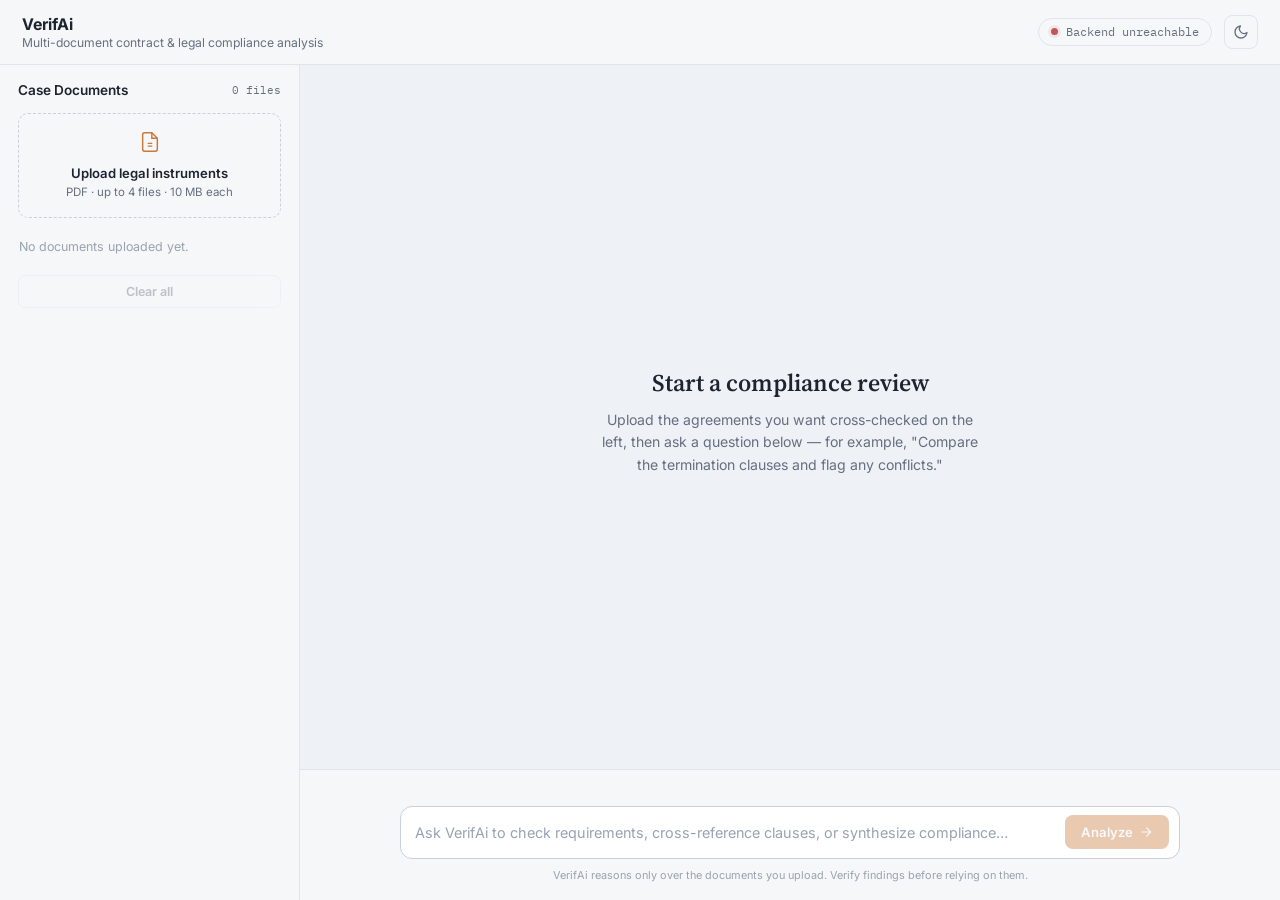
<file: frontend/index.html>
<!doctype html>
<html lang="en" data-theme="dark">
  <head>
    <meta charset="UTF-8" />
    <meta name="viewport" content="width=device-width, initial-scale=1.0" />
    <title>VerifAi — Compliance Engine</title>

    <link rel="preconnect" href="https://fonts.googleapis.com" />
    <link rel="preconnect" href="https://fonts.gstatic.com" crossorigin />
    <link
      href="https://fonts.googleapis.com/css2?family=Source+Serif+4:opsz,wght@8..60,500;8..60,600&family=Inter:wght@400;500;600;700&family=IBM+Plex+Mono:wght@400;500;600&display=swap"
      rel="stylesheet"
    />
    <link rel="stylesheet" href="styles.css" />
  </head>
  <body>
    <div class="app">
      <header>
        <div class="brand">
          <div class="brand-text">
            <h1>VerifAi</h1>
            <div class="brand-sub">
              Multi-document contract &amp; legal compliance analysis
            </div>
          </div>
        </div>
        <div class="header-right">
          <div id="healthPill" class="status-pill">
            <span class="dot"></span>
            <span id="healthText">Checking backend…</span>
          </div>
          <button
            id="themeToggle"
            class="icon-btn"
            title="Toggle theme"
            type="button"
          >
            <svg
              id="themeIcon"
              viewBox="0 0 24 24"
              fill="none"
              stroke="currentColor"
              stroke-width="2"
              stroke-linecap="round"
              stroke-linejoin="round"
            ></svg>
          </button>
        </div>
      </header>

      <div class="layout">
        <aside>
          <div class="sidebar-head">
            <h2>Case Documents</h2>
            <span class="file-count mono" id="fileCount">0 files</span>
          </div>

          <div id="dropZone">
            <svg
              class="glyph"
              viewBox="0 0 24 24"
              fill="none"
              stroke="currentColor"
              stroke-width="1.6"
            >
              <path
                d="M14 2H6a2 2 0 0 0-2 2v16a2 2 0 0 0 2 2h12a2 2 0 0 0 2-2V8z"
              />
              <path d="M14 2v6h6" />
              <path d="M9.5 13.5h5M9.5 16.5h5" />
            </svg>
            <p>Upload legal instruments</p>
            <small>PDF · up to 4 files · 10&nbsp;MB each</small>
          </div>
          <input
            type="file"
            id="fileInput"
            accept=".pdf,application/pdf"
            multiple
          />

          <div id="fileList">
            <p class="file-placeholder">No documents uploaded yet.</p>
          </div>

          <div class="sidebar-actions">
            <button class="btn-outline" id="clearBtn" disabled type="button">
              Clear all
            </button>
          </div>
        </aside>

        <main>
          <div class="thread" id="thread">
            <div class="empty-state" id="emptyState">
              <h2>Start a compliance review</h2>
              <p>
                Upload the agreements you want cross-checked on the left, then
                ask a question below — for example, "Compare the termination
                clauses and flag any conflicts."
              </p>
            </div>
          </div>

          <div class="composer">
            <div class="composer-inner">
              <div id="status-line"></div>
              <div class="composer-row">
                <textarea
                  id="promptInput"
                  rows="1"
                  placeholder="Ask VerifAi to check requirements, cross-reference clauses, or synthesize compliance…"
                ></textarea>
                <button id="sendBtn" type="button" disabled>
                  Analyze
                  <svg
                    viewBox="0 0 24 24"
                    fill="none"
                    stroke="currentColor"
                    stroke-width="2"
                    stroke-linecap="round"
                    stroke-linejoin="round"
                  >
                    <path d="M5 12h14M13 5l7 7-7 7" />
                  </svg>
                </button>
              </div>
              <div class="composer-footnote">
                VerifAi reasons only over the documents you upload. Verify
                findings before relying on them.
              </div>
            </div>
          </div>
        </main>
      </div>
    </div>

    <script src="app.js"></script>
  </body>
</html>
</file>
<file: frontend/styles.css>
:root[data-theme="dark"] {
  --bg: #0a0e16;
  --bg-elevated: #10151f;
  --card: #131a28;
  --card-hover: #161e2e;
  --border: #232c40;
  --border-strong: #37435e;
  --text: #e9e7df;
  --text-muted: #8892a6;
  --text-faint: #545f78;
  --accent: #d3a355;
  --accent-soft: rgba(211, 163, 85, 0.13);
  --accent-strong: #e6bc74;
  --danger: #cf6b6b;
  --danger-soft: rgba(207, 107, 107, 0.13);
  --success: #6fae82;
  --success-soft: rgba(111, 174, 130, 0.13);
  --muted-badge: #6b7690;
  --muted-badge-soft: rgba(107, 118, 144, 0.14);
  --shadow: 0 20px 44px -28px rgba(0, 0, 0, 0.6);
}
:root[data-theme="light"] {
  --bg: #eef1f5;
  --bg-elevated: #f6f7f9;
  --card: #ffffff;
  --card-hover: #fbfbfc;
  --border: #e1e5eb;
  --border-strong: #c9d0da;
  --text: #1e2330;
  --text-muted: #666f80;
  --text-faint: #9aa2b1;
  --accent: #c97a3a;
  --accent-soft: rgba(201, 122, 58, 0.1);
  --accent-strong: #a8602a;
  --danger: #c15656;
  --danger-soft: rgba(193, 86, 86, 0.1);
  --success: #46895f;
  --success-soft: rgba(70, 137, 95, 0.1);
  --muted-badge: #75808f;
  --muted-badge-soft: rgba(117, 128, 143, 0.1);
  --shadow: 0 16px 32px -24px rgba(30, 35, 48, 0.18);
}

* {
  box-sizing: border-box;
  margin: 0;
  padding: 0;
}

body {
  font-family: "Inter", system-ui, -apple-system, "Segoe UI", sans-serif;
  background: var(--bg);
  color: var(--text);
  height: 100vh;
  overflow: hidden;
  -webkit-font-smoothing: antialiased;
}

.mono {
  font-family: "IBM Plex Mono", "SFMono-Regular", Menlo, monospace;
}

.app {
  display: grid;
  grid-template-rows: auto 1fr;
  height: 100vh;
}

/* ---------------- header ---------------- */
header {
  display: flex;
  align-items: center;
  justify-content: space-between;
  gap: 1rem;
  padding: 0.85rem 1.4rem;
  border-bottom: 1px solid var(--border);
  background: var(--bg-elevated);
}
.brand {
  display: flex;
  align-items: center;
  gap: 0.7rem;
}
.brand-mark {
  width: 34px;
  height: 34px;
  border-radius: 8px;
  background: var(--accent-soft);
  color: var(--accent);
  display: flex;
  align-items: center;
  justify-content: center;
  font-weight: 700;
  font-size: 0.8rem;
  letter-spacing: 0.02em;
  border: 1px solid var(--border-strong);
}
.brand-text h1 {
  font-size: 1rem;
  font-weight: 700;
  display: flex;
  align-items: center;
  gap: 0.55rem;
}
.brand-tag {
  font-family: "IBM Plex Mono", monospace;
  font-size: 0.62rem;
  font-weight: 600;
  letter-spacing: 0.04em;
  color: var(--accent);
  background: var(--accent-soft);
  border: 1px solid var(--border-strong);
  border-radius: 4px;
  padding: 0.15rem 0.4rem;
}
.brand-sub {
  font-size: 0.76rem;
  color: var(--text-muted);
  margin-top: 0.1rem;
}

.header-right {
  display: flex;
  align-items: center;
  gap: 0.7rem;
}

.status-pill {
  display: flex;
  align-items: center;
  gap: 0.5rem;
  font-family: "IBM Plex Mono", monospace;
  font-size: 0.72rem;
  color: var(--text-muted);
  border: 1px solid var(--border);
  border-radius: 999px;
  padding: 0.35rem 0.75rem;
}
.dot {
  width: 7px;
  height: 7px;
  border-radius: 50%;
  background: var(--muted-badge);
  flex-shrink: 0;
}
.status-pill.online .dot {
  background: var(--success);
  box-shadow: 0 0 0 3px var(--success-soft);
}
.status-pill.offline .dot {
  background: var(--danger);
  box-shadow: 0 0 0 3px var(--danger-soft);
}

.icon-btn {
  width: 34px;
  height: 34px;
  border-radius: 8px;
  border: 1px solid var(--border);
  background: transparent;
  color: var(--text-muted);
  cursor: pointer;
  display: flex;
  align-items: center;
  justify-content: center;
  transition: border-color 0.15s ease, color 0.15s ease;
}
.icon-btn:hover {
  border-color: var(--border-strong);
  color: var(--text);
}
.icon-btn svg {
  width: 16px;
  height: 16px;
}

/* ---------------- layout ---------------- */
.layout {
  display: grid;
  grid-template-columns: 300px 1fr;
  min-height: 0;
}

/* ---------------- sidebar ---------------- */
aside {
  border-right: 1px solid var(--border);
  background: var(--bg-elevated);
  padding: 1.1rem;
  overflow-y: auto;
  display: flex;
  flex-direction: column;
  gap: 0.9rem;
}
.sidebar-head {
  display: flex;
  align-items: center;
  justify-content: space-between;
}
.sidebar-head h2 {
  font-size: 0.85rem;
  font-weight: 600;
}
.file-count {
  font-family: "IBM Plex Mono", monospace;
  font-size: 0.68rem;
  color: var(--text-muted);
}

#dropZone {
  border: 1.5px dashed var(--border-strong);
  border-radius: 10px;
  padding: 1.1rem 0.9rem;
  text-align: center;
  cursor: pointer;
  transition: border-color 0.15s ease, background-color 0.15s ease;
}
#dropZone:hover,
#dropZone.drag-over {
  border-color: var(--accent);
  background: var(--accent-soft);
}
#dropZone .glyph {
  width: 22px;
  height: 22px;
  margin: 0 auto 0.5rem;
  color: var(--accent);
}
#dropZone p {
  font-size: 0.82rem;
  font-weight: 600;
}
#dropZone small {
  display: block;
  margin-top: 0.25rem;
  font-size: 0.72rem;
  color: var(--text-muted);
}
#fileInput {
  display: none;
}

#fileList {
  display: flex;
  flex-direction: column;
  gap: 0.5rem;
}
.file-placeholder {
  font-size: 0.78rem;
  color: var(--text-faint);
  padding: 0.4rem 0.1rem;
}
.file-card {
  border: 1px solid var(--border);
  border-radius: 8px;
  padding: 0.55rem 0.7rem;
  background: var(--card);
}
.file-card .row1 {
  display: flex;
  align-items: center;
  justify-content: space-between;
  gap: 0.5rem;
}
.file-card .fname {
  font-size: 0.8rem;
  font-weight: 600;
  overflow: hidden;
  text-overflow: ellipsis;
  white-space: nowrap;
}
.file-card .meta-row {
  display: flex;
  align-items: center;
  justify-content: space-between;
  margin-top: 0.3rem;
}
.file-card .fsize {
  font-family: "IBM Plex Mono", monospace;
  font-size: 0.66rem;
  color: var(--text-faint);
}
.badge {
  font-family: "IBM Plex Mono", monospace;
  font-size: 0.62rem;
  font-weight: 600;
  letter-spacing: 0.02em;
  padding: 0.14rem 0.4rem;
  border-radius: 4px;
  white-space: nowrap;
}
.badge-ready {
  background: var(--muted-badge-soft);
  color: var(--muted-badge);
}
.badge-indexed {
  background: var(--success-soft);
  color: var(--success);
}
.file-card button {
  background: none;
  border: none;
  color: var(--text-faint);
  cursor: pointer;
  font-size: 0.72rem;
  padding: 0;
}
.file-card button:hover {
  color: var(--danger);
}

.sidebar-actions {
  display: flex;
  gap: 0.5rem;
}
.btn-outline {
  flex: 1;
  font-family: inherit;
  font-size: 0.78rem;
  font-weight: 600;
  padding: 0.5rem;
  border-radius: 7px;
  border: 1px solid var(--border);
  background: transparent;
  color: var(--text-muted);
  cursor: pointer;
  transition: border-color 0.15s ease, color 0.15s ease;
}
.btn-outline:hover:not(:disabled) {
  border-color: var(--border-strong);
  color: var(--text);
}
.btn-outline:disabled {
  opacity: 0.4;
  cursor: not-allowed;
}

/* ---------------- main / chat ---------------- */
main {
  display: grid;
  grid-template-rows: 1fr auto;
  min-height: 0;
}

.thread {
  overflow-y: auto;
  padding: 1.6rem 2rem 1rem;
  display: flex;
  flex-direction: column;
  gap: 1.5rem;
}

.empty-state {
  margin: auto;
  text-align: center;
  max-width: 380px;
  color: var(--text-muted);
}
.empty-state h2 {
  font-family: "Source Serif 4", Georgia, serif;
  font-size: 1.5rem;
  font-weight: 600;
  color: var(--text);
  margin-bottom: 0.6rem;
}
.empty-state p {
  font-size: 0.88rem;
  line-height: 1.6;
}

.turn {
  display: flex;
  flex-direction: column;
  gap: 0.9rem;
  max-width: 780px;
  width: 100%;
  margin: 0 auto;
}

.query-block {
  border: 1px solid var(--border);
  background: var(--card);
  border-radius: 10px;
  padding: 0.9rem 1.1rem;
}
.query-block .who {
  display: flex;
  align-items: center;
  justify-content: space-between;
  margin-bottom: 0.5rem;
}
.query-block .who span:first-child {
  font-family: "IBM Plex Mono", monospace;
  font-size: 0.66rem;
  font-weight: 600;
  letter-spacing: 0.04em;
  color: var(--accent);
}
.query-block .who span:last-child {
  font-family: "IBM Plex Mono", monospace;
  font-size: 0.66rem;
  color: var(--text-faint);
}
.query-block p {
  font-size: 0.92rem;
  line-height: 1.55;
}

.report-card {
  border: 1px solid var(--border);
  border-top: 2px solid var(--accent);
  background: var(--card);
  border-radius: 10px;
  padding: 1.1rem 1.2rem 1.3rem;
  box-shadow: var(--shadow);
}
.report-head {
  display: flex;
  align-items: flex-start;
  justify-content: space-between;
  gap: 0.8rem;
  margin-bottom: 0.9rem;
  flex-wrap: wrap;
}
.report-head h3 {
  font-family: "Source Serif 4", Georgia, serif;
  font-size: 1.05rem;
  font-weight: 600;
}
.pill {
  font-family: "IBM Plex Mono", monospace;
  font-size: 0.68rem;
  font-weight: 600;
  border-radius: 999px;
  padding: 0.28rem 0.7rem;
  white-space: nowrap;
  border: 1px solid transparent;
}
.pill-compliant {
  color: var(--success);
  background: var(--success-soft);
  border-color: var(--success);
}
.pill-partial,
.pill-medium {
  color: var(--accent);
  background: var(--accent-soft);
  border-color: var(--accent);
}
.pill-noncompliant,
.pill-high {
  color: var(--danger);
  background: var(--danger-soft);
  border-color: var(--danger);
}
.pill-insufficient,
.pill-low {
  color: var(--muted-badge);
  background: var(--muted-badge-soft);
  border-color: var(--muted-badge);
}

.summary-box {
  font-size: 0.88rem;
  line-height: 1.65;
  color: var(--text-muted);
  background: var(--bg-elevated);
  border: 1px solid var(--border);
  border-radius: 8px;
  padding: 0.9rem 1rem;
  margin-bottom: 1.1rem;
}

.findings-heading {
  font-family: "IBM Plex Mono", monospace;
  font-size: 0.68rem;
  font-weight: 600;
  letter-spacing: 0.03em;
  color: var(--text-faint);
  margin-bottom: 0.7rem;
}

.finding {
  border: 1px solid var(--border);
  border-radius: 9px;
  padding: 0.85rem 0.95rem;
  margin-bottom: 0.65rem;
}
.finding:last-child {
  margin-bottom: 0;
}
.finding-tags {
  display: flex;
  align-items: center;
  gap: 0.4rem;
  margin-bottom: 0.55rem;
  flex-wrap: wrap;
}
.finding-req {
  font-size: 0.86rem;
  font-weight: 600;
  margin-bottom: 0.4rem;
  line-height: 1.45;
}
.finding-meta {
  font-family: "IBM Plex Mono", monospace;
  font-size: 0.68rem;
  color: var(--text-faint);
  margin-bottom: 0.55rem;
  display: flex;
  align-items: center;
  gap: 0.4rem;
  flex-wrap: wrap;
}
.finding-quote {
  font-size: 0.83rem;
  font-style: italic;
  line-height: 1.55;
  background: var(--bg-elevated);
  border-left: 2px solid var(--accent);
  padding: 0.55rem 0.75rem;
  border-radius: 0 6px 6px 0;
  margin-bottom: 0.55rem;
  color: var(--text-muted);
}
.finding-line {
  font-size: 0.83rem;
  line-height: 1.55;
  color: var(--text-muted);
  margin-bottom: 0.35rem;
}
.finding-line:last-child {
  margin-bottom: 0;
}
.finding-line b {
  color: var(--text);
  font-weight: 600;
}

.error-card {
  border: 1px solid var(--danger);
  background: var(--danger-soft);
  border-radius: 10px;
  padding: 0.9rem 1.1rem;
  font-size: 0.86rem;
  color: var(--text);
  line-height: 1.55;
}
.error-card b {
  color: var(--danger);
}

.thinking {
  display: flex;
  align-items: center;
  gap: 0.5rem;
  font-family: "IBM Plex Mono", monospace;
  font-size: 0.76rem;
  color: var(--text-muted);
  padding: 0.4rem 0.1rem;
}
.spinner {
  width: 12px;
  height: 12px;
  border-radius: 50%;
  border: 2px solid var(--border-strong);
  border-top-color: var(--accent);
  animation: spin 0.7s linear infinite;
}
@keyframes spin {
  to {
    transform: rotate(360deg);
  }
}

/* ---------------- composer ---------------- */
.composer {
  border-top: 1px solid var(--border);
  background: var(--bg-elevated);
  padding: 0.9rem 2rem 1.1rem;
}
.composer-inner {
  max-width: 780px;
  margin: 0 auto;
}
#status-line {
  font-size: 0.78rem;
  margin-bottom: 0.5rem;
  min-height: 1.1em;
}
#status-line.error {
  color: var(--danger);
}
#status-line.info {
  color: var(--text-muted);
}
.composer-row {
  display: flex;
  align-items: flex-end;
  gap: 0.6rem;
  border: 1px solid var(--border-strong);
  border-radius: 12px;
  background: var(--card);
  padding: 0.55rem 0.6rem 0.55rem 0.9rem;
}
.composer-row:focus-within {
  border-color: var(--accent);
}
#promptInput {
  flex: 1;
  border: none;
  outline: none;
  background: transparent;
  color: var(--text);
  font-family: inherit;
  font-size: 0.9rem;
  resize: none;
  max-height: 140px;
  line-height: 1.5;
  padding: 0.35rem 0;
}
#promptInput::placeholder {
  color: var(--text-faint);
}
#sendBtn {
  font-family: inherit;
  font-weight: 600;
  font-size: 0.82rem;
  border: none;
  border-radius: 8px;
  background: var(--accent);
  color: var(--bg);
  padding: 0.55rem 1rem;
  cursor: pointer;
  white-space: nowrap;
  display: flex;
  align-items: center;
  gap: 0.4rem;
  transition: background 0.15s ease, opacity 0.15s ease;
}
#sendBtn:hover:not(:disabled) {
  background: var(--accent-strong);
}
#sendBtn:disabled {
  opacity: 0.4;
  cursor: not-allowed;
}
#sendBtn svg {
  width: 14px;
  height: 14px;
}
.composer-footnote {
  text-align: center;
  font-size: 0.68rem;
  color: var(--text-faint);
  margin-top: 0.6rem;
}

@media (max-width: 820px) {
  .layout {
    grid-template-columns: 1fr;
    grid-template-rows: auto 1fr;
  }
  aside {
    border-right: none;
    border-bottom: 1px solid var(--border);
    max-height: 220px;
  }
  .thread,
  .composer-inner {
    max-width: 100%;
  }
}

@media (prefers-reduced-motion: reduce) {
  * {
    animation-duration: 0.001ms !important;
    transition-duration: 0.001ms !important;
  }
}
</file>
